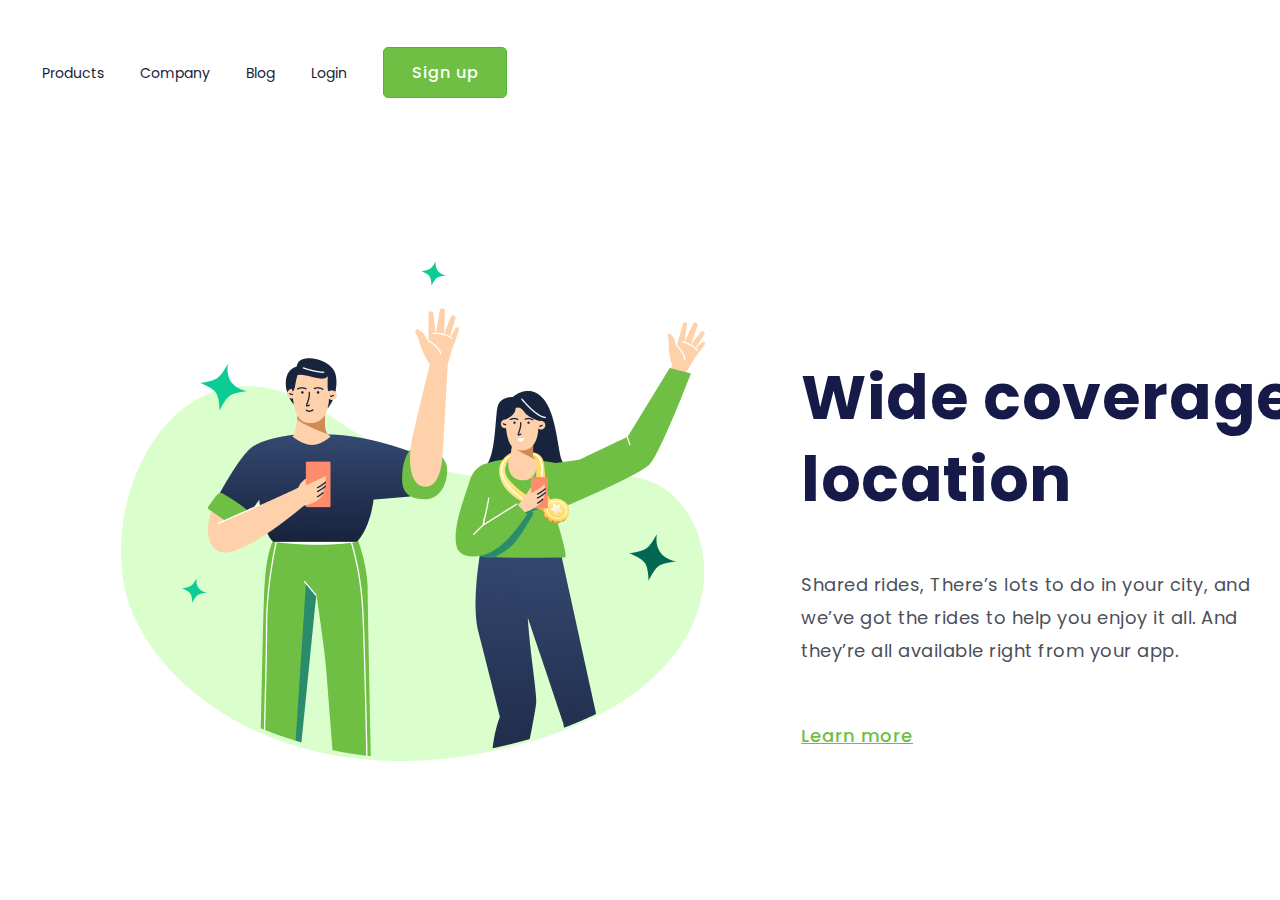
<file: index.html>
<!DOCTYPE html>
<html lang="pt-br">

<head>
    <meta charset="UTF-8">
    <meta name="viewport" content="width=device-width, initial-scale=1.0">
    <link rel="stylesheet" href="./styles.css">
    <title>Projeto Positive</title>
</head>

<body>
    <header>
        <a href="./pteste.html" class="link-header">products</a>
        <a href="./pteste.html" class="link-header">company</a>
        <a href="./pteste.html" class="link-header">blog</a>
        <a href="./pteste.html" class="link-header">login</a>
        <a href="./pteste.html"><button>Sign up</button></a>
    </header>

    <main>
        <div class="div-img">
            <img src="./Positive.png" alt="Casal cumprimentando o cliente">
        </div>
        <section class="div-section">
            <h1>
                Wide coverage location
            </h1>
            <p>
                Shared rides, There’s lots to do in your city, and we’ve got the rides to help you enjoy it all. And
                they’re all available right from your app.
            </p>
            <a href="./pteste.html" class="link-section">Learn more</a>
        </section>

    </main>



</body>

</html>
</file>
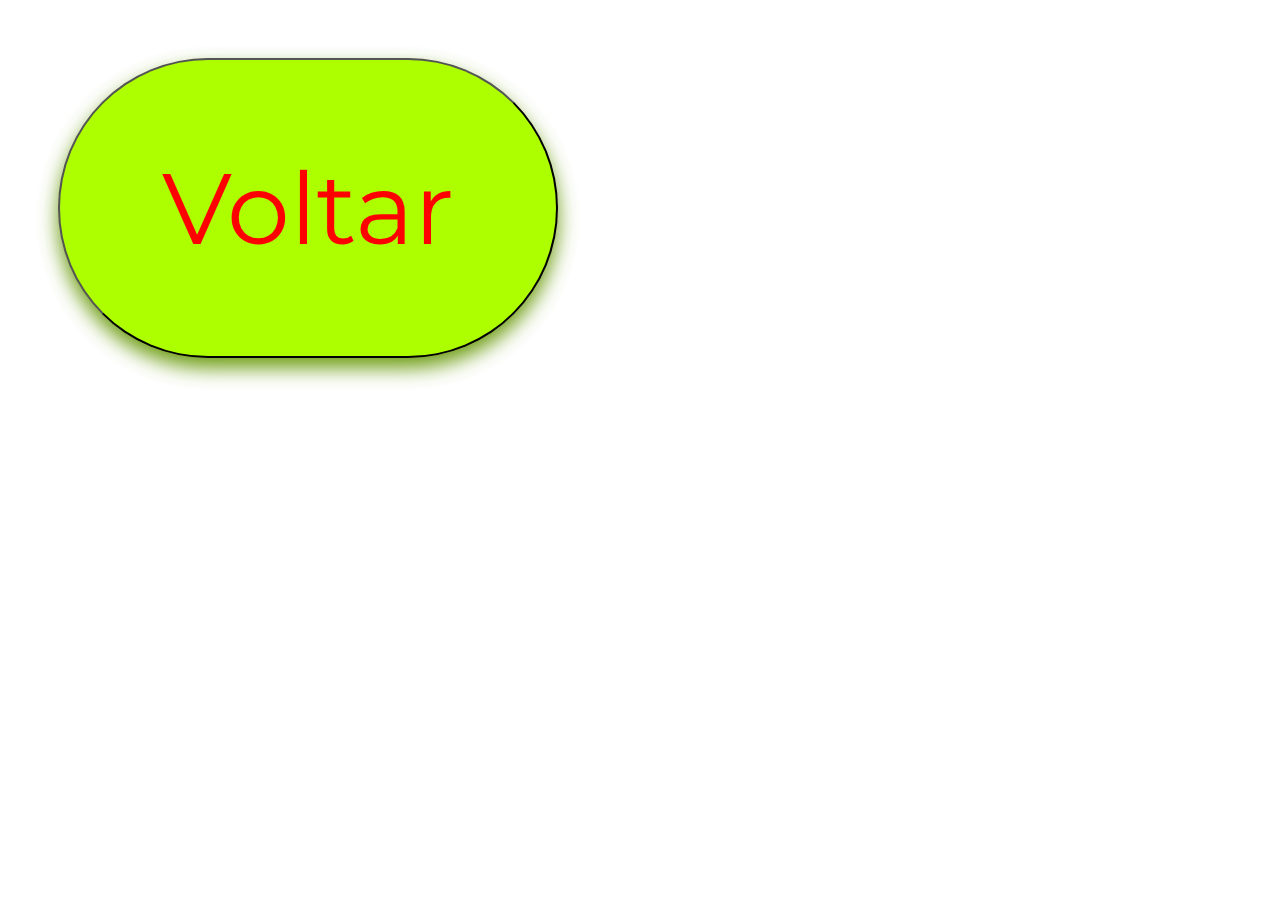
<file: pteste.html>
<!DOCTYPE html>
<html lang="pt-br">
<head>
    <meta charset="UTF-8">
    <meta name="viewport" content="width=device-width, initial-scale=1.0">
    <link rel="stylesheet" href="./pteste.css">
    <title>Página de Teste</title>
</head>
<body>
    <a href="./index.html"><button>voltar</button></a>
</body>
</html>
</file>
<file: styles.css>
@import url('https://fonts.googleapis.com/css2?family=Poppins:ital,wght@0,100;0,200;0,300;0,400;0,500;0,600;0,700;0,800;0,900;1,100;1,200;1,300;1,400;1,500;1,600;1,700;1,800;1,900&display=swap');

* {
    margin: 0;
    padding: 0;
    box-sizing: border-box;
    font-family: "Poppins", sans-serif;
}

header {
    margin-top: 47px;
    margin-left: 42px;
    word-spacing: 32px;
}

.link-header {
    font-size: 14px;
    font-weight: 400;
    line-height: 21px;
    text-transform: capitalize;
    text-decoration: none;
    color: #17233D;
    cursor: pointer;
}
.link-header:hover {
    text-decoration: underline solid 2px rgb(57, 206, 226);
}

button {
    width: 124px;
    height: 51px;
    gap: 0px;
    border: 1px 0px 0px 0px;
    opacity: 0px;
    background: #6FBF44;
    border: 1px solid #4CB538;
    color: #FFFFFF;
    font-size: 16px;
    font-weight: 500;
    line-height: 24px;
    letter-spacing: 1px;
    text-align: center;
    cursor: pointer;
    border-radius: 5px;
}

button:hover {
    border: 2px solid rgb(57, 206, 226);
}

.div-img {
    display: inline-block;
}

main {
    display: flex;
    width: 584px;
}

img {
    width: 596px;
    height: 500px;
    margin-top: 163px;
    margin-left: 121px;
}



h1 {
    font-weight: 700px;
    font-size: 62px;
    line-height: 82px;
    letter-spacing: 0.6px;
    width: 582px;
    height: 164px;
    color: #161A49;
    margin-top: 259px;
    margin-left: 84px;
    display: inline-block;
}

p {
    font-size: 18px;
    color: #4B505A;
    font-weight: 400;
    line-height: 33px;
    letter-spacing: 0.5px;
    width: 493px;
    height: 99px;
    margin-top: 47px;
    margin-left: 84px;
    display: inline-block;
}

.link-section {
    font-size: 18px;
    color: #6FBF44;
    font-weight: 500;
    line-height: 27px;
    letter-spacing: 1px;
    margin-top: 55px;
    margin-left: 84px;
    display: inline-block;
}
</file>
<file: pteste.css>
@import url('https://fonts.googleapis.com/css2?family=Montserrat:ital,wght@0,100..900;1,100..900&display=swap');

button {
    background-color: #ADFF00;
    color: #FF0000;
    width: 500px;
    height: 300px;
    font-size: 100px;
    font-family: "Montserrat", sans-serif;
    border-radius: 200px;
    font-weight: 400;
    line-height: 50px;
    text-transform: capitalize;
    margin: 50px 50px;
    cursor: pointer;
    filter: drop-shadow(0px 10px 10px rgba(100, 151, 4, 0.945));
    border-color: none;

}
</file>
